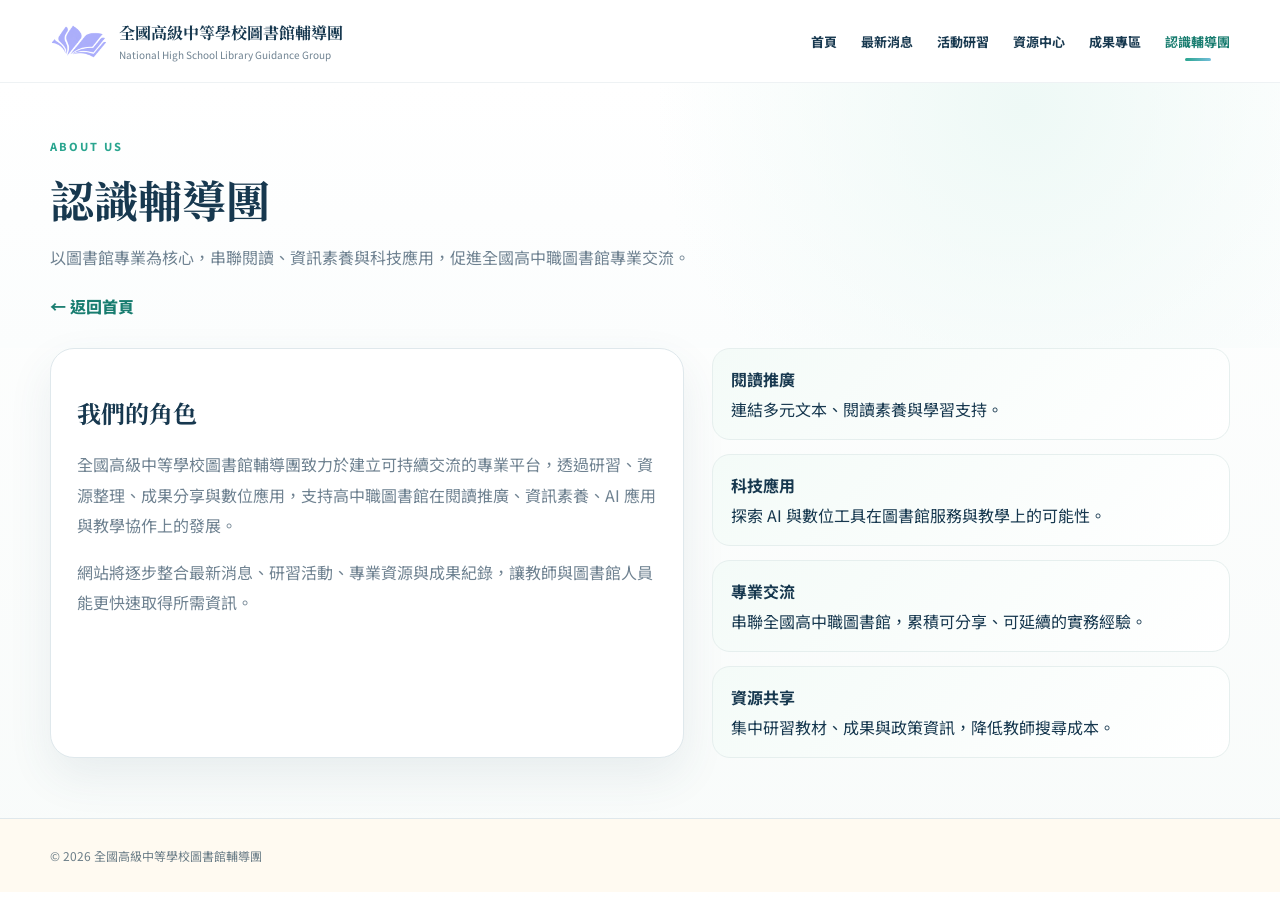
<file: about.html>
<!doctype html><html lang="zh-Hant"><head><meta charset="utf-8"><meta name="viewport" content="width=device-width,initial-scale=1"><title>認識輔導團｜全國高級中等學校圖書館輔導團</title><link rel="icon" type="image/png" href="images/logo.png?v=20260908"><link rel="apple-touch-icon" href="images/logo.png?v=20260908"><link rel="preconnect" href="https://fonts.googleapis.com"><link rel="preconnect" href="https://fonts.gstatic.com" crossorigin><link href="https://fonts.googleapis.com/css2?family=Noto+Sans+TC:wght@400;500;600;700&family=Noto+Serif+TC:wght@600;700&display=swap" rel="stylesheet"><link rel="stylesheet" href="inner.css"></head><body><header class="inner-header"><div class="inner-wrap inner-nav"><a class="inner-brand" href="index.html"><span class="inner-brand-mark"><img src="images/logo.png?v=20260908" alt="全國高級中等學校圖書館輔導團 Logo"></span><span><strong>全國高級中等學校圖書館輔導團</strong><small>National High School Library Guidance Group</small></span></a><nav class="inner-links"><a href="index.html">首頁</a><a href="news.html">最新消息</a><a href="events.html">活動研習</a><a href="resources.html">資源中心</a><a href="outcomes.html">成果專區</a><a class="active" href="about.html">認識輔導團</a></nav></div></header><main><section class="inner-hero"><div class="inner-wrap"><p class="eyebrow">ABOUT US</p><h1>認識輔導團</h1><p>以圖書館專業為核心，串聯閱讀、資訊素養與科技應用，促進全國高中職圖書館專業交流。</p><a class="back-home" href="index.html">← 返回首頁</a></div></section><div class="inner-wrap about-layout"><article class="about-card"><h2>我們的角色</h2><p>全國高級中等學校圖書館輔導團致力於建立可持續交流的專業平台，透過研習、資源整理、成果分享與數位應用，支持高中職圖書館在閱讀推廣、資訊素養、AI 應用與教學協作上的發展。</p><p>網站將逐步整合最新消息、研習活動、專業資源與成果紀錄，讓教師與圖書館人員能更快速取得所需資訊。</p></article><div class="principles"><div class="principle"><b>閱讀推廣</b><span>連結多元文本、閱讀素養與學習支持。</span></div><div class="principle"><b>科技應用</b><span>探索 AI 與數位工具在圖書館服務與教學上的可能性。</span></div><div class="principle"><b>專業交流</b><span>串聯全國高中職圖書館，累積可分享、可延續的實務經驗。</span></div><div class="principle"><b>資源共享</b><span>集中研習教材、成果與政策資訊，降低教師搜尋成本。</span></div></div></div></main><footer class="inner-footer"><div class="inner-wrap">© 2026 全國高級中等學校圖書館輔導團</div></footer></body></html>
</file>
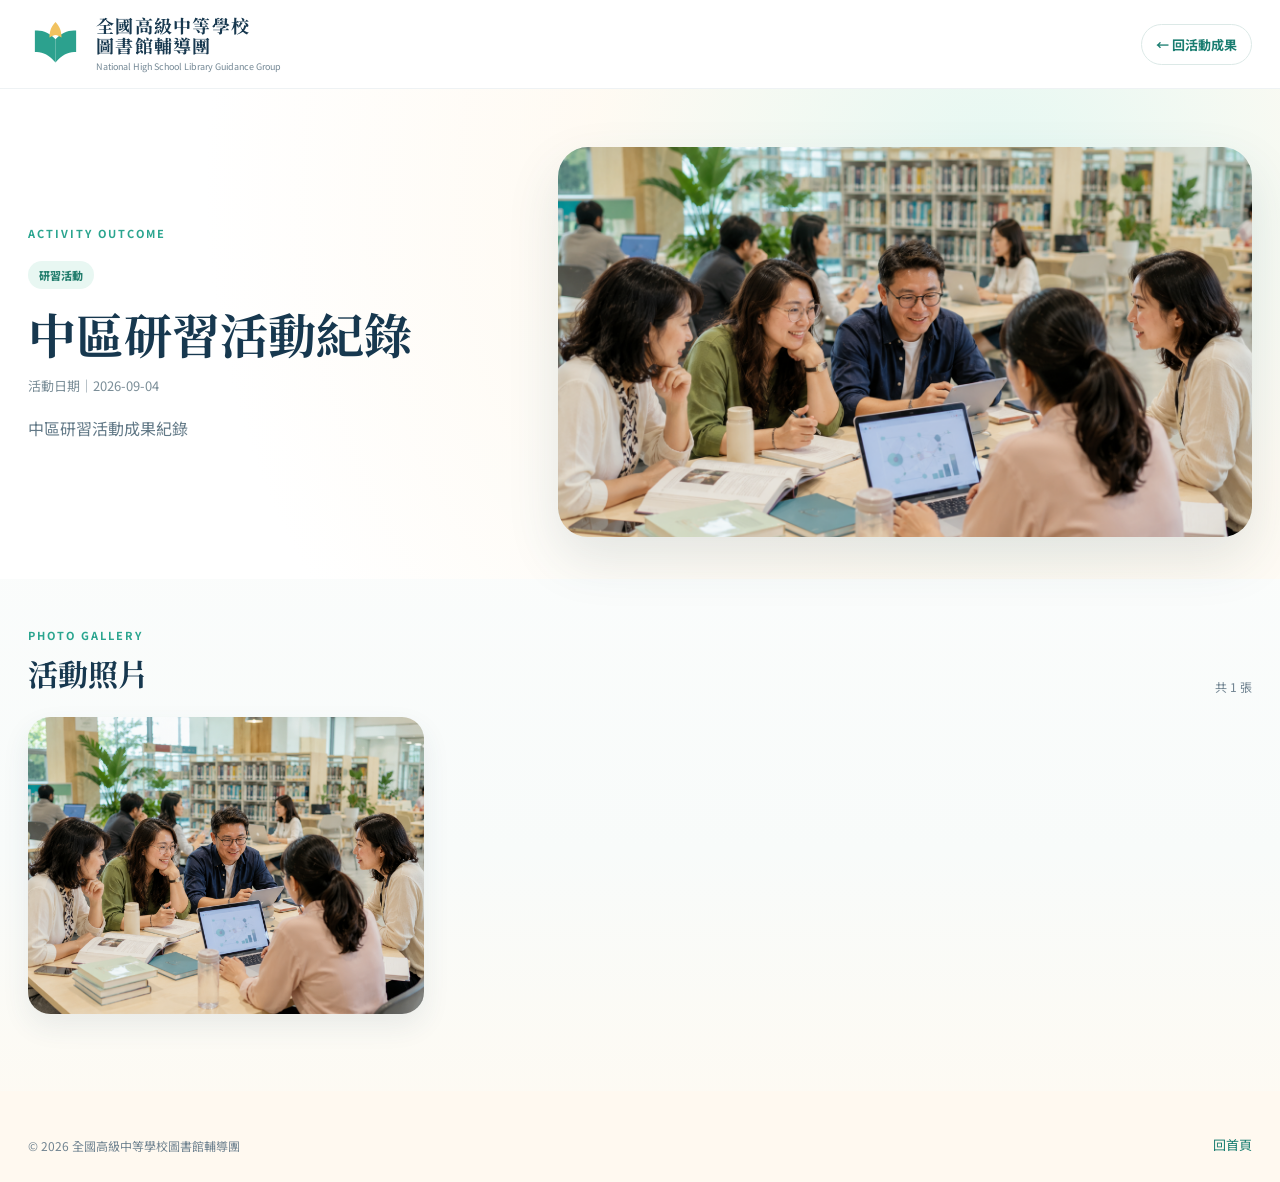
<file: outcome.html>
<!doctype html><html lang="zh-Hant"><head><meta charset="utf-8"><meta name="viewport" content="width=device-width,initial-scale=1"><meta name="description" content="全國高級中等學校圖書館輔導團活動成果"><title>活動成果｜全國高級中等學校圖書館輔導團</title><link rel="preconnect" href="https://fonts.googleapis.com"><link rel="preconnect" href="https://fonts.gstatic.com" crossorigin><link href="https://fonts.googleapis.com/css2?family=Noto+Sans+TC:wght@400;500;600;700&family=Noto+Serif+TC:wght@600;700&display=swap" rel="stylesheet"><link rel="stylesheet" href="styles.css"><link rel="stylesheet" href="outcome.css"></head><body><header class="site-header"><div class="container outcome-nav"><a class="brand" href="index.html" aria-label="回首頁"><span class="brand-mark" aria-hidden="true"><svg viewBox="0 0 64 64"><path d="M32 54C24 45 16 41 8 42V17c9-1 17 3 24 10V54Z"/><path d="M32 54c8-9 16-13 24-12V17c-9-1-17 3-24 10V54Z"/><path class="gold" d="M32 7c5 5 7 11 7 18-3-2-5-3-7-3s-4 1-7 3c0-7 2-13 7-18Z"/></svg></span><span class="brand-text"><strong>全國高級中等學校<br>圖書館輔導團</strong><small>National High School Library Guidance Group</small></span></a><a class="back-home" href="index.html#outcomes">← 回活動成果</a></div></header><main><section class="outcome-hero"><div class="container outcome-hero-grid"><div><p class="eyebrow">ACTIVITY OUTCOME</p><span id="outcomeCategory" class="outcome-chip">活動成果</span><h1 id="outcomeTitle">活動成果</h1><p id="outcomeMeta" class="outcome-meta"></p><p id="outcomeDesc" class="outcome-desc">活動內容載入中…</p></div><div class="outcome-cover"><img id="outcomeCover" alt="活動成果封面"></div></div></section><section class="outcome-content"><div class="container"><div class="outcome-section-head"><div><p class="eyebrow">PHOTO GALLERY</p><h2>活動照片</h2></div><span id="photoCount"></span></div><div id="photoGallery" class="outcome-gallery"></div><div id="emptyOutcome" class="outcome-empty" hidden>找不到這筆活動成果，請返回首頁重新選擇。</div></div></section></main><footer class="footer"><div class="container outcome-footer"><span>© 2026 全國高級中等學校圖書館輔導團</span><a href="index.html">回首頁</a></div></footer><script src="outcome.js"></script></body></html>
</file>
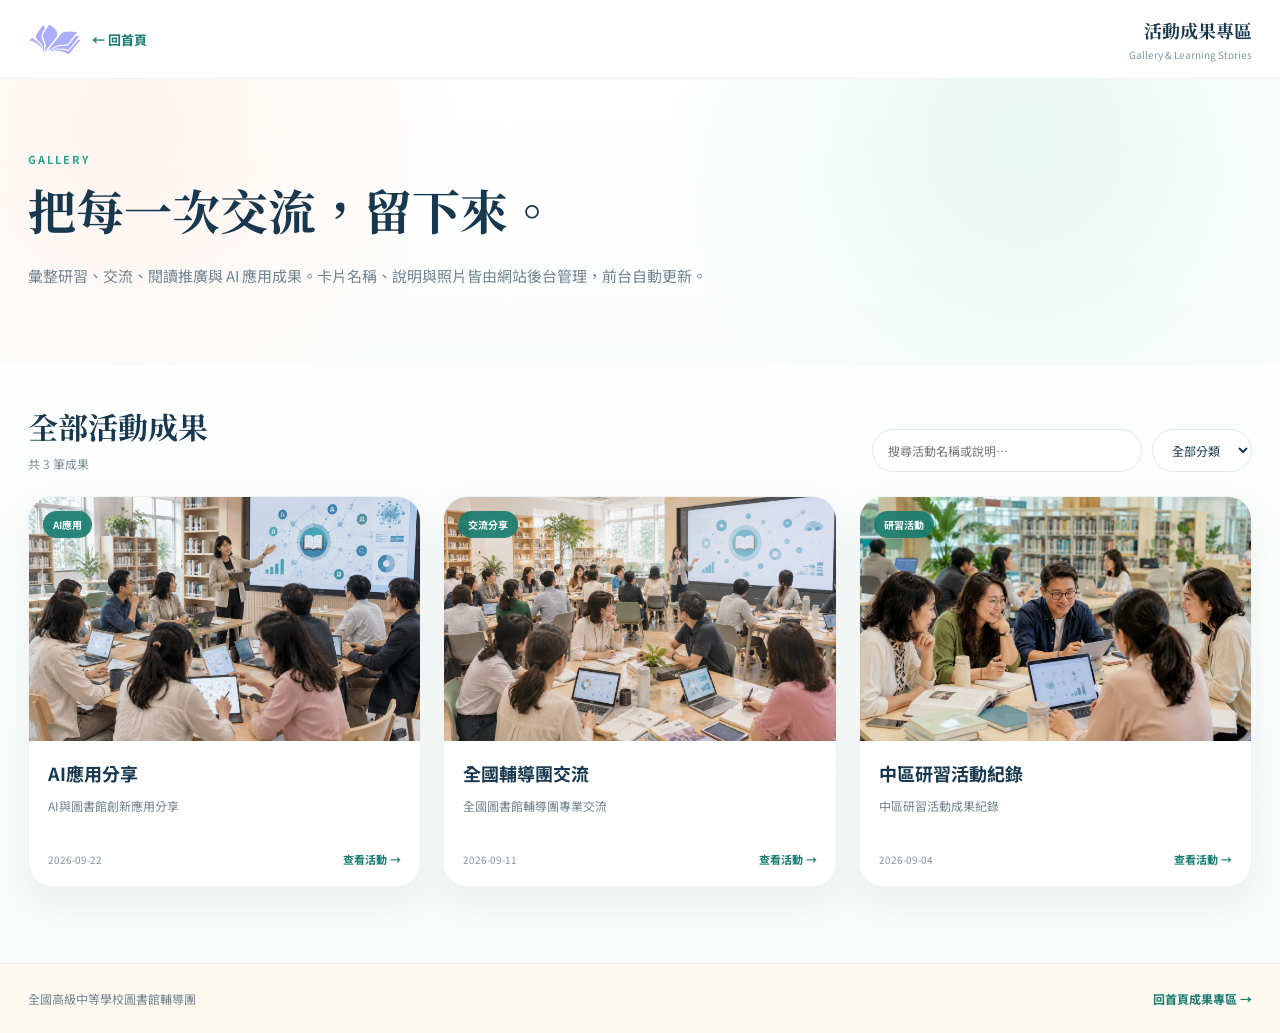
<file: outcomes.html>
<!doctype html>
<html lang="zh-Hant">
<head>
  <meta charset="utf-8">
  <meta name="viewport" content="width=device-width,initial-scale=1">
  <meta name="description" content="全國高級中等學校圖書館輔導團活動成果專區">
  <title>活動成果｜全國高級中等學校圖書館輔導團</title>
  <link rel="icon" type="image/png" href="images/logo.png?v=20260908">
  <link rel="apple-touch-icon" href="images/logo.png?v=20260908">
  <link rel="preconnect" href="https://fonts.googleapis.com">
  <link rel="preconnect" href="https://fonts.gstatic.com" crossorigin>
  <link href="https://fonts.googleapis.com/css2?family=Noto+Sans+TC:wght@400;500;600;700&family=Noto+Serif+TC:wght@600;700&display=swap" rel="stylesheet">
  <link rel="stylesheet" href="styles.css">
  <link rel="stylesheet" href="outcomes.css">
</head>
<body>
<header class="outcomes-header"><div class="container outcomes-nav"><a href="index.html" class="outcomes-brand" style="display:flex;align-items:center;gap:10px"><img src="images/logo.png?v=20260908" alt="全國高級中等學校圖書館輔導團 Logo" style="width:54px;height:44px;object-fit:contain;display:block"><span>← 回首頁</span></a><div><strong>活動成果專區</strong><small>Gallery & Learning Stories</small></div></div></header>
<main>
  <section class="outcomes-hero"><div class="container"><p class="eyebrow">GALLERY</p><h1>把每一次交流，留下來。</h1><p>彙整研習、交流、閱讀推廣與 AI 應用成果。卡片名稱、說明與照片皆由網站後台管理，前台自動更新。</p></div></section>
  <section class="outcomes-main"><div class="container">
    <div class="outcomes-toolbar"><div><h2>全部活動成果</h2><p id="resultCount">載入中…</p></div><div class="outcomes-tools"><input id="outcomeSearch" type="search" placeholder="搜尋活動名稱或說明…"><select id="outcomeCategory"><option value="all">全部分類</option></select></div></div>
    <div id="outcomesGrid" class="outcomes-grid"></div>
    <div id="outcomesEmpty" class="outcomes-empty" hidden><b>找不到符合條件的活動成果</b><span>可以更換搜尋文字或分類。</span></div>
  </div></section>
</main>
<footer class="outcomes-footer"><div class="container"><span>全國高級中等學校圖書館輔導團</span><a href="index.html#outcomes">回首頁成果專區 →</a></div></footer>
<script src="outcomes.js"></script>
</body>
</html>
</file>
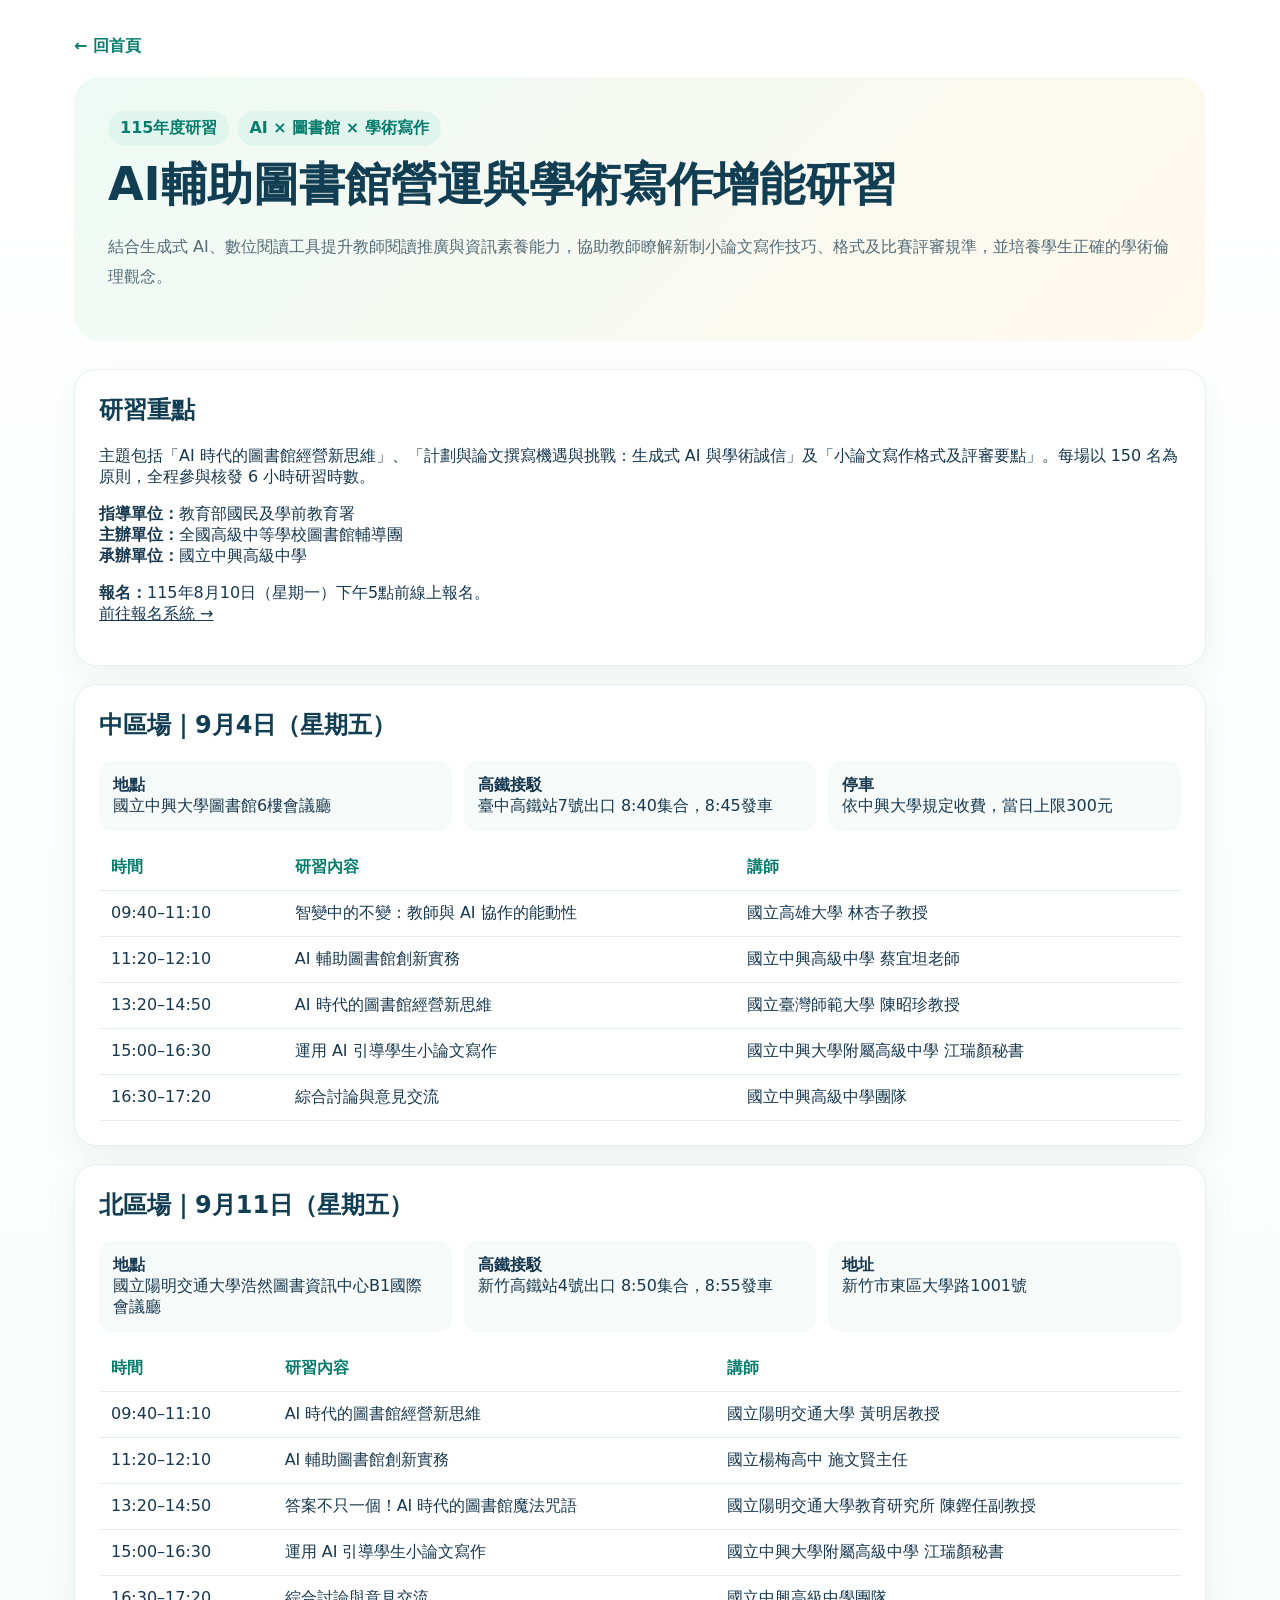
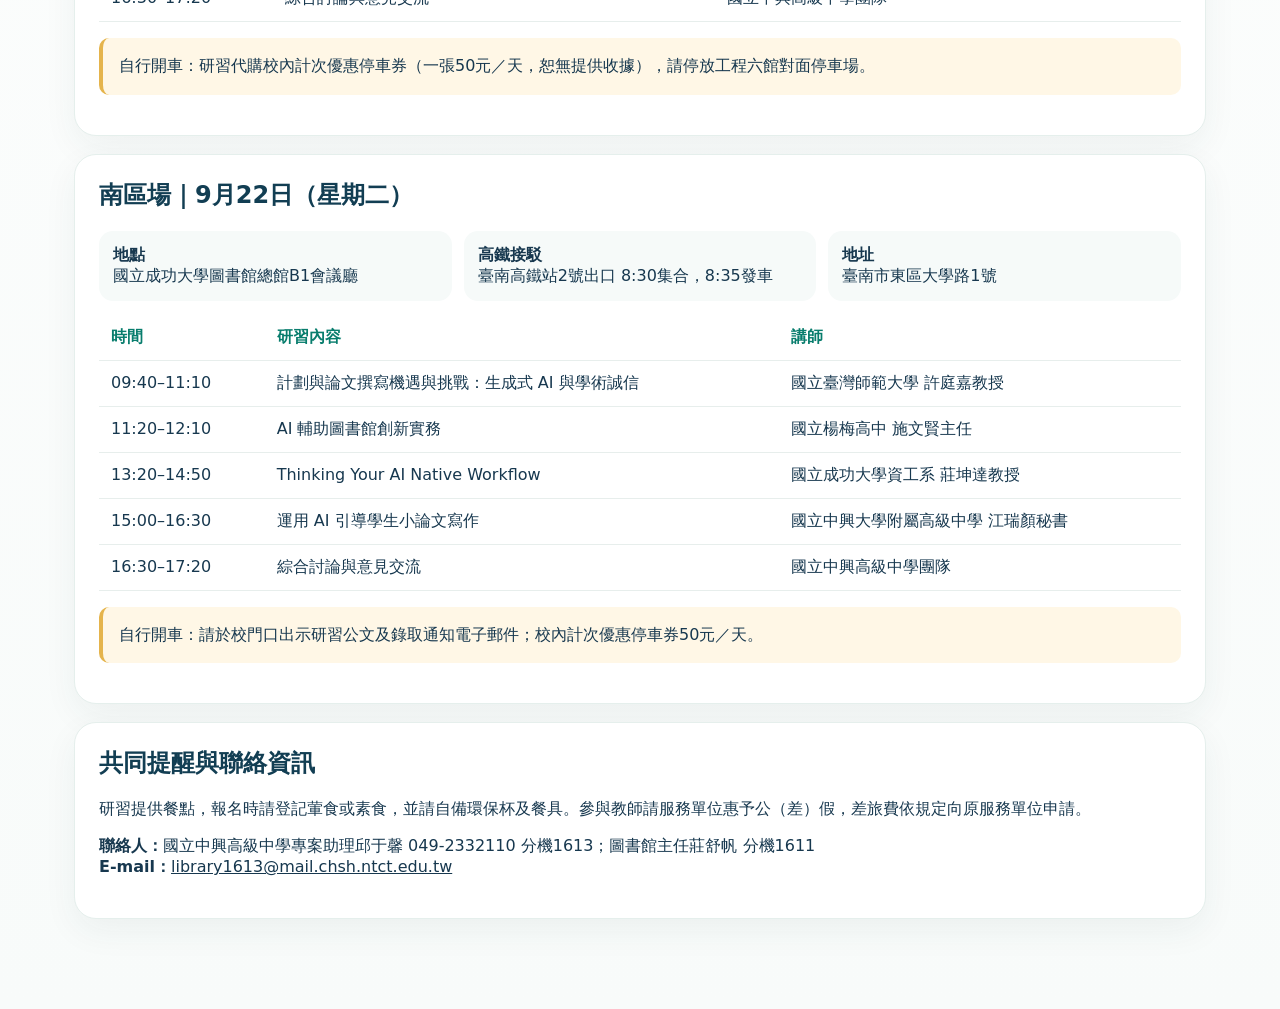
<file: workshop-115.html>
<!doctype html>
<html lang="zh-Hant">
<head>
<meta charset="utf-8"><meta name="viewport" content="width=device-width,initial-scale=1">
<title>115年度 AI輔助圖書館營運與學術寫作增能研習｜全國高級中等學校圖書館輔導團</title>
<meta name="description" content="115年度全國高級中等學校圖書館輔導團 AI輔助圖書館營運與學術寫作增能研習，含北中南三區日期、地點、課程及交通資訊。">
<link rel="stylesheet" href="inner.css">
<style>
.workshop-wrap{max-width:1180px;margin:auto;padding:36px 24px 72px}.workshop-hero{padding:34px;border-radius:26px;background:linear-gradient(135deg,#eefaf6,#fff9ed);margin-bottom:28px}.workshop-hero h1{margin:8px 0 12px;color:#123e53;font-size:clamp(28px,4vw,46px)}.workshop-hero p{line-height:1.85;color:#536b76}.chips{display:flex;gap:8px;flex-wrap:wrap}.chip{padding:7px 12px;border-radius:999px;background:#e0f5ee;color:#087d6d;font-weight:700}.info-card{background:#fff;border:1px solid #e5efec;border-radius:22px;padding:24px;margin:18px 0;box-shadow:0 12px 34px rgba(31,76,76,.06)}.info-card h2{color:#123e53;margin-top:0}.session{scroll-margin-top:20px}.meta{display:grid;grid-template-columns:repeat(3,1fr);gap:12px;margin:14px 0}.meta div{background:#f6faf9;border-radius:14px;padding:14px}.schedule{width:100%;border-collapse:collapse}.schedule th,.schedule td{padding:12px;border-bottom:1px solid #e7eeec;text-align:left;vertical-align:top}.schedule th{color:#087d6d}.notice{background:#fff7e6;border-left:4px solid #e5b44c;padding:14px 16px;border-radius:10px;line-height:1.8}.back{display:inline-block;margin-bottom:20px;color:#087d6d;text-decoration:none;font-weight:700}@media(max-width:760px){.meta{grid-template-columns:1fr}.schedule{font-size:14px}.workshop-wrap{padding:22px 14px 50px}}
</style>
</head>
<body>
<main class="workshop-wrap">
<a class="back" href="index.html">← 回首頁</a>
<section class="workshop-hero"><div class="chips"><span class="chip">115年度研習</span><span class="chip">AI × 圖書館 × 學術寫作</span></div><h1>AI輔助圖書館營運與學術寫作增能研習</h1><p>結合生成式 AI、數位閱讀工具提升教師閱讀推廣與資訊素養能力，協助教師瞭解新制小論文寫作技巧、格式及比賽評審規準，並培養學生正確的學術倫理觀念。</p></section>
<section class="info-card"><h2>研習重點</h2><p>主題包括「AI 時代的圖書館經營新思維」、「計劃與論文撰寫機遇與挑戰：生成式 AI 與學術誠信」及「小論文寫作格式及評審要點」。每場以 150 名為原則，全程參與核發 6 小時研習時數。</p><p><b>指導單位：</b>教育部國民及學前教育署<br><b>主辦單位：</b>全國高級中等學校圖書館輔導團<br><b>承辦單位：</b>國立中興高級中學</p><p><b>報名：</b>115年8月10日（星期一）下午5點前線上報名。<br><a href="https://used-plat.k12ea.gov.tw/campaign/filler/29/libworkshop115" target="_blank" rel="noopener">前往報名系統 →</a></p></section>
<section class="info-card session" id="central"><h2>中區場｜9月4日（星期五）</h2><div class="meta"><div><b>地點</b><br>國立中興大學圖書館6樓會議廳</div><div><b>高鐵接駁</b><br>臺中高鐵站7號出口 8:40集合，8:45發車</div><div><b>停車</b><br>依中興大學規定收費，當日上限300元</div></div><table class="schedule"><tr><th>時間</th><th>研習內容</th><th>講師</th></tr><tr><td>09:40–11:10</td><td>智變中的不變：教師與 AI 協作的能動性</td><td>國立高雄大學 林杏子教授</td></tr><tr><td>11:20–12:10</td><td>AI 輔助圖書館創新實務</td><td>國立中興高級中學 蔡宜坦老師</td></tr><tr><td>13:20–14:50</td><td>AI 時代的圖書館經營新思維</td><td>國立臺灣師範大學 陳昭珍教授</td></tr><tr><td>15:00–16:30</td><td>運用 AI 引導學生小論文寫作</td><td>國立中興大學附屬高級中學 江瑞顏秘書</td></tr><tr><td>16:30–17:20</td><td>綜合討論與意見交流</td><td>國立中興高級中學團隊</td></tr></table></section>
<section class="info-card session" id="north"><h2>北區場｜9月11日（星期五）</h2><div class="meta"><div><b>地點</b><br>國立陽明交通大學浩然圖書資訊中心B1國際會議廳</div><div><b>高鐵接駁</b><br>新竹高鐵站4號出口 8:50集合，8:55發車</div><div><b>地址</b><br>新竹市東區大學路1001號</div></div><table class="schedule"><tr><th>時間</th><th>研習內容</th><th>講師</th></tr><tr><td>09:40–11:10</td><td>AI 時代的圖書館經營新思維</td><td>國立陽明交通大學 黃明居教授</td></tr><tr><td>11:20–12:10</td><td>AI 輔助圖書館創新實務</td><td>國立楊梅高中 施文賢主任</td></tr><tr><td>13:20–14:50</td><td>答案不只一個！AI 時代的圖書館魔法咒語</td><td>國立陽明交通大學教育研究所 陳鏗任副教授</td></tr><tr><td>15:00–16:30</td><td>運用 AI 引導學生小論文寫作</td><td>國立中興大學附屬高級中學 江瑞顏秘書</td></tr><tr><td>16:30–17:20</td><td>綜合討論與意見交流</td><td>國立中興高級中學團隊</td></tr></table><p class="notice">自行開車：研習代購校內計次優惠停車券（一張50元／天，恕無提供收據），請停放工程六館對面停車場。</p></section>
<section class="info-card session" id="south"><h2>南區場｜9月22日（星期二）</h2><div class="meta"><div><b>地點</b><br>國立成功大學圖書館總館B1會議廳</div><div><b>高鐵接駁</b><br>臺南高鐵站2號出口 8:30集合，8:35發車</div><div><b>地址</b><br>臺南市東區大學路1號</div></div><table class="schedule"><tr><th>時間</th><th>研習內容</th><th>講師</th></tr><tr><td>09:40–11:10</td><td>計劃與論文撰寫機遇與挑戰：生成式 AI 與學術誠信</td><td>國立臺灣師範大學 許庭嘉教授</td></tr><tr><td>11:20–12:10</td><td>AI 輔助圖書館創新實務</td><td>國立楊梅高中 施文賢主任</td></tr><tr><td>13:20–14:50</td><td>Thinking Your AI Native Workflow</td><td>國立成功大學資工系 莊坤達教授</td></tr><tr><td>15:00–16:30</td><td>運用 AI 引導學生小論文寫作</td><td>國立中興大學附屬高級中學 江瑞顏秘書</td></tr><tr><td>16:30–17:20</td><td>綜合討論與意見交流</td><td>國立中興高級中學團隊</td></tr></table><p class="notice">自行開車：請於校門口出示研習公文及錄取通知電子郵件；校內計次優惠停車券50元／天。</p></section>
<section class="info-card"><h2>共同提醒與聯絡資訊</h2><p>研習提供餐點，報名時請登記葷食或素食，並請自備環保杯及餐具。參與教師請服務單位惠予公（差）假，差旅費依規定向原服務單位申請。</p><p><b>聯絡人：</b>國立中興高級中學專案助理邱于馨 049-2332110 分機1613；圖書館主任莊舒帆 分機1611<br><b>E-mail：</b><a href="mailto:library1613@mail.chsh.ntct.edu.tw">library1613@mail.chsh.ntct.edu.tw</a></p></section>
</main>
</body></html>
</file>
<file: inner.css>
:root{--ink:#17384f;--muted:#6f8291;--teal:#2aa58f;--teal-dark:#197d70;--blue:#4d9fd6;--paper:#fff;--line:#dfe8ec;--bg:#f7fbfa;--shadow:0 18px 45px rgba(53,90,108,.09)}*{box-sizing:border-box}body{margin:0;font-family:"Noto Sans TC",system-ui,sans-serif;color:var(--ink);background:linear-gradient(180deg,#fff,#f8fbfa)}a{color:inherit}.inner-wrap{width:min(1180px,calc(100% - 40px));margin:auto}.inner-header{position:sticky;top:0;z-index:20;background:rgba(255,255,255,.96);backdrop-filter:blur(14px);border-bottom:1px solid rgba(37,91,111,.08)}.inner-nav{height:82px;display:flex;align-items:center;gap:22px}.inner-brand{display:flex;align-items:center;gap:11px;text-decoration:none;margin-right:auto}.inner-brand-mark{width:58px;height:48px;display:flex;align-items:center;justify-content:center;flex:0 0 auto}.inner-brand-mark img{display:block;width:100%;height:100%;object-fit:contain}.inner-brand strong{display:block;font-family:"Noto Serif TC",serif}.inner-brand small{display:block;color:var(--muted);font-size:10px;margin-top:3px}.inner-links{display:flex;gap:24px}.inner-links a{text-decoration:none;font-size:13px;font-weight:700;padding:30px 0;position:relative}.inner-links a.active{color:var(--teal-dark)}.inner-links a.active:after{content:"";position:absolute;left:50%;bottom:20px;width:26px;height:3px;border-radius:99px;background:linear-gradient(90deg,var(--teal),#74bedb);transform:translateX(-50%)}.inner-hero{padding:54px 0 30px;background:radial-gradient(circle at 80% 10%,#eef9f6,transparent 35%),linear-gradient(180deg,#fff,#fbfdfd)}.inner-hero .eyebrow{font-size:11px;letter-spacing:.18em;color:var(--teal);font-weight:800;margin:0 0 10px}.inner-hero h1{font-family:"Noto Serif TC",serif;font-size:44px;margin:0 0 12px}.inner-hero p{margin:0;color:var(--muted);line-height:1.8}.toolbar{display:flex;gap:10px;flex-wrap:wrap;margin:26px 0}.toolbar input,.toolbar select{border:1px solid var(--line);background:#fff;border-radius:999px;padding:11px 15px;color:var(--ink)}.toolbar input{min-width:280px;flex:1}.content-grid{display:grid;grid-template-columns:repeat(3,1fr);gap:18px;padding-bottom:60px}.content-card{display:block;text-decoration:none;background:#fff;border:1px solid rgba(43,106,124,.08);border-radius:22px;padding:20px;box-shadow:var(--shadow);transition:.25s}.content-card:hover{transform:translateY(-4px);box-shadow:0 24px 52px rgba(53,90,108,.13)}.content-card .meta{font-size:11px;color:var(--teal-dark);font-weight:800}.content-card h2{font-size:19px;line-height:1.5;margin:8px 0}.content-card p{color:var(--muted);font-size:12px;line-height:1.75}.content-card .more{display:inline-block;margin-top:9px;color:var(--teal-dark);font-size:12px;font-weight:800}.event-image{height:170px;margin:-20px -20px 16px;border-radius:22px 22px 0 0;background-size:cover;background-position:center}.resource-icon{width:54px;height:54px;border-radius:17px;background:linear-gradient(135deg,#eefaf7,#eef7fd);display:grid;place-items:center;color:var(--teal-dark);font-weight:900;font-size:18px}.about-layout{display:grid;grid-template-columns:1.1fr .9fr;gap:28px;padding-bottom:60px}.about-card{background:#fff;border:1px solid var(--line);border-radius:24px;padding:26px;box-shadow:var(--shadow)}.about-card h2{font-family:"Noto Serif TC",serif}.about-card p{color:var(--muted);line-height:1.9}.principles{display:grid;gap:14px}.principle{padding:18px;border-radius:18px;background:linear-gradient(135deg,#f4fbf8,#fff);border:1px solid #e6efee}.principle b{display:block;margin-bottom:6px}.empty{grid-column:1/-1;text-align:center;padding:50px;color:var(--muted)}.inner-footer{padding:28px 0;border-top:1px solid var(--line);background:#fffaf1;color:#6c7e88;font-size:12px}.back-home{display:inline-flex;align-items:center;gap:7px;text-decoration:none;color:var(--teal-dark);font-weight:800;margin-top:22px}@media(max-width:900px){.inner-links{display:none}.content-grid{grid-template-columns:1fr 1fr}.about-layout{grid-template-columns:1fr}}@media(max-width:640px){.inner-wrap{width:min(100% - 26px,1180px)}.inner-nav{height:70px}.inner-brand-mark{width:50px;height:42px}.inner-brand small{display:none}.inner-hero{padding-top:38px}.inner-hero h1{font-size:34px}.content-grid{grid-template-columns:1fr}.toolbar input{min-width:100%}.event-image{height:190px}}
</file>
<file: styles.css>
:root{--ink:#17384f;--muted:#6f8291;--teal:#2aa58f;--teal-dark:#197d70;--blue:#4d9fd6;--coral:#ef7c7c;--yellow:#f2c96d;--mint:#eaf8f3;--sky:#edf7fd;--pink:#fff0f2;--lilac:#f3efff;--cream:#fffaf1;--paper:#ffffff;--line:#dfe8ec;--shadow:0 18px 45px rgba(53,90,108,.10)}*{box-sizing:border-box}html{scroll-behavior:smooth}body{margin:0;background:linear-gradient(180deg,#fff 0,#fbfdfc 68%,#f8fbfa 100%);color:var(--ink);font-family:"Noto Sans TC",system-ui,sans-serif}.container{width:min(1340px,calc(100% - 56px));margin:auto}.site-header{position:sticky;top:0;z-index:50;background:rgba(255,255,255,.94);backdrop-filter:blur(14px);border-bottom:1px solid rgba(37,91,111,.08)}.nav-wrap{height:92px;display:flex;align-items:center;gap:28px}.brand{display:flex;align-items:center;gap:13px;text-decoration:none;color:var(--ink);min-width:360px}.brand-mark{width:55px;height:55px}.brand-mark svg{width:100%;height:100%;fill:#2ca18e}.brand-mark .gold{fill:#f1c260}.brand-text{line-height:1.1}.brand-text strong{font-family:"Noto Serif TC",serif;font-size:18px;letter-spacing:.07em}.brand-text small{display:block;margin-top:6px;font-size:9px;color:#748895}.main-nav{display:flex;align-items:center;gap:30px;margin-left:auto}.main-nav a{text-decoration:none;color:var(--ink);font-size:14px;font-weight:600;white-space:nowrap;padding:34px 0 30px;border-bottom:3px solid transparent}.main-nav a:hover,.main-nav a.active{color:var(--teal-dark);border-color:var(--teal)}.icon-btn{font-size:27px;color:var(--ink);text-decoration:none;margin-left:5px}.menu-toggle{display:none;border:0;background:none;font-size:24px;color:var(--ink)}.hero{position:relative;overflow:hidden;background:radial-gradient(circle at 76% 35%,#effcf8 0,#fffaf2 34%,#fff 75%);padding:68px 0 36px}.hero-grid{display:grid;grid-template-columns:.93fr 1.07fr;align-items:center;min-height:500px;position:relative;z-index:2}.hero-kicker{font-size:24px;display:flex;align-items:center;gap:13px;margin:0 0 18px;font-weight:600}.hero-kicker b{font-weight:400;color:#7990a0}.hero-kicker .green{color:#199b86}.hero-kicker .blue{color:#348fd0}.hero-kicker .coral{color:#ee7278}.hero h1{font-family:"Noto Serif TC",serif;font-size:62px;line-height:1.15;letter-spacing:.03em;margin:0 0 24px;color:var(--ink);display:inline-block;position:relative}.hero h1:after{content:"";position:absolute;height:15px;left:0;right:0;bottom:3px;background:rgba(244,201,100,.42);border-radius:999px;z-index:-1}.lead{font-size:19px;line-height:1.9;color:#5e7380;margin:0}.hero-actions{display:flex;gap:16px;margin-top:32px}.btn{display:inline-flex;align-items:center;gap:14px;justify-content:center;padding:14px 25px;border-radius:999px;text-decoration:none;font-weight:600;transition:.25s}.btn.primary{background:linear-gradient(135deg,#31b49d,#178676);color:#fff;box-shadow:0 12px 28px rgba(39,157,137,.2)}.btn.ghost{color:var(--ink);border:1px solid #bfd1d9;background:rgba(255,255,255,.82)}.btn:hover{transform:translateY(-2px)}.pastel-shape{position:absolute;border-radius:50%;filter:blur(.2px);opacity:.65}.shape-a{width:310px;height:310px;background:#e7f7fb;right:-120px;top:-75px}.shape-b{width:220px;height:220px;background:#fff0f0;left:-110px;bottom:-80px}.hero-illustration{position:relative;height:470px}.book-stack{position:absolute;left:24%;right:14%;bottom:48px;height:235px}.book{position:absolute;left:0;right:0;height:48px;border-radius:16px 10px 10px 16px;box-shadow:0 10px 20px rgba(52,111,120,.07);border:1px solid rgba(64,126,130,.12)}.b1{bottom:0;background:#f8fdff;border-left:18px solid #59c3cf;transform:rotate(-2deg)}.b2{bottom:44px;background:#fff8ef;border-left:18px solid #f1c074;transform:rotate(2deg);left:4%;right:5%}.b3{bottom:88px;background:#fff4f4;border-left:18px solid #ef8d88;transform:rotate(-1deg);left:1%;right:2%}.b4{bottom:132px;background:#fffdf5;border-left:18px solid #6fcbb9;transform:rotate(2deg);left:8%;right:7%}.b5{bottom:176px;background:#34aaa1;border-left:18px solid #1d8179;left:10%;right:12%;height:58px}.book:after{content:"";position:absolute;left:28px;right:12px;top:50%;height:1px;background:rgba(66,113,124,.13);box-shadow:0 7px 0 rgba(66,113,124,.08),0 -7px 0 rgba(66,113,124,.08)}.bubble{position:absolute;width:78px;height:78px;border-radius:50%;border:2px solid rgba(55,177,166,.45);display:grid;place-items:center;background:rgba(255,255,255,.88);font-weight:700;color:#2ca18e;box-shadow:0 8px 22px rgba(66,120,130,.06)}.bulb{left:20%;top:48px;color:#e8b44d;font-size:28px}.ai{left:8%;top:175px;width:58px;height:58px;font-size:16px}.wifi{right:21%;top:56px;font-size:35px}.openbook{right:7%;top:145px;font-size:20px}.reader{position:absolute}.reader .head{position:absolute;width:46px;height:46px;border-radius:50%;background:#f1bb97;box-shadow:inset 0 7px 0 #5b3b33}.reader .body{position:absolute;border-radius:26px 26px 18px 18px}.reader .reading-book{position:absolute;width:52px;height:34px;background:linear-gradient(90deg,#eafbf7 50%,#fff 50%);border:2px solid #2b9d8e;border-radius:4px;transform:rotate(8deg)}.reader-top{left:55%;top:70px;width:110px;height:150px}.reader-top .head{left:34px;top:0}.reader-top .body{width:86px;height:88px;background:#4fa8aa;left:12px;top:42px}.reader-top .reading-book{left:43px;top:55px}.reader-side{right:6%;bottom:52px;width:120px;height:150px}.reader-side .head{left:30px;top:0}.reader-side .body{width:90px;height:88px;background:#f4c55a;left:8px;top:42px}.reader-side .reading-book{left:47px;top:60px}.ladder{position:absolute;left:62%;bottom:38px;width:8px;height:210px;background:#e6b87c;transform:rotate(5deg);box-shadow:48px 0 0 #e6b87c}.ladder:after{content:"";position:absolute;width:50px;height:5px;background:#e6b87c;left:3px;top:18px;box-shadow:0 30px 0 #e6b87c,0 60px 0 #e6b87c,0 90px 0 #e6b87c,0 120px 0 #e6b87c,0 150px 0 #e6b87c}.plant{position:absolute;bottom:35px;width:125px;height:150px}.plant-left{left:7%}.plant-right{right:0}.plant:before{content:"";position:absolute;left:56px;bottom:0;width:4px;height:120px;background:#8fc6a1;border-radius:99px}.plant i{position:absolute;width:48px;height:24px;background:#8fd2c7;border-radius:70% 10% 70% 10%;transform:rotate(-35deg)}.plant i:nth-child(1){left:16px;bottom:76px}.plant i:nth-child(2){left:58px;bottom:94px;transform:scaleX(-1) rotate(-35deg);background:#b5d99a}.plant i:nth-child(3){left:14px;bottom:30px;background:#72c7d4}.plant i:nth-child(4){left:63px;bottom:48px;transform:scaleX(-1) rotate(-35deg);background:#a6dca9}.quick-access{padding:2px 0 20px}.quick-grid{display:grid;grid-template-columns:1fr 1fr;gap:18px}.quick-card{display:flex;gap:20px;align-items:center;padding:22px 28px;text-decoration:none;color:var(--ink);border-radius:22px;border:1px solid rgba(48,112,126,.08);box-shadow:var(--shadow);transition:.25s}.quick-card.mint{background:linear-gradient(135deg,#f2fcf8,#fff)}.quick-card.sky{background:linear-gradient(135deg,#f1f9fe,#fff)}.quick-card:hover{transform:translateY(-3px)}.quick-card h2{margin:0 0 5px;font-size:19px}.quick-card p{margin:0 0 7px;color:var(--muted);font-size:13px}.quick-card span{color:var(--teal-dark);font-weight:700;font-size:13px}.quick-icon{width:58px;height:58px;border-radius:18px;background:rgba(66,186,165,.12);color:var(--teal-dark);display:grid;place-items:center;font-size:24px;flex:0 0 auto}.section{padding:34px 0 10px}.section.compact{padding-top:24px}.split-layout{display:grid;grid-template-columns:.93fr 1.07fr;gap:22px}.panel{background:#fff;border:1px solid rgba(43,106,124,.08);border-radius:24px;box-shadow:var(--shadow);padding:26px}.section-head{display:flex;justify-content:space-between;align-items:flex-end;margin-bottom:18px}.section-head h2{font-size:27px;margin:0;color:var(--ink)}.section-head a{font-size:13px;color:var(--teal-dark);text-decoration:none;font-weight:700}.eyebrow{font-size:11px;letter-spacing:.18em;color:var(--teal);font-weight:700;margin:0 0 8px}.news-tools{display:grid;gap:12px}.search-box{height:44px;border:1px solid var(--line);border-radius:999px;display:flex;align-items:center;gap:10px;padding:0 16px;background:#fbfdfd}.search-box input{width:100%;border:0;outline:0;background:transparent;font:inherit;color:var(--ink)}.filters{display:flex;flex-wrap:wrap;gap:7px}.filters button{border:1px solid #dce7e9;background:#fff;color:#657b87;border-radius:999px;padding:7px 13px;font-size:12px;cursor:pointer}.filters button.is-active{background:#35ad98;color:#fff;border-color:#35ad98}.news-list{margin-top:12px}.news-item{display:grid;grid-template-columns:92px 1fr 20px;gap:14px;padding:15px 4px;border-bottom:1px solid #edf2f3;align-items:center;text-decoration:none;color:inherit}.news-item:hover h3{color:var(--teal-dark)}.news-date{font-size:12px;color:#81919c}.news-item h3{margin:3px 0 5px;font-size:15px;line-height:1.45}.news-item p{margin:0;color:#82919b;font-size:12px}.tag{display:inline-block;border-radius:999px;padding:4px 9px;font-size:11px;background:#e6f6ea;color:#438261}.tag.important{background:#ffe8e7;color:#d05d5a}.tag.ai{background:#ede9ff;color:#6652a2}.tag.paper{background:#e6f3fb;color:#3f7da0}.arrow{color:var(--teal);font-size:20px}.empty-state{padding:28px;text-align:center;color:var(--muted)}.event-grid{display:grid;grid-template-columns:repeat(3,1fr);gap:15px}.event-card{border:1px solid #e5edef;border-radius:20px;overflow:hidden;background:#fff;text-decoration:none;color:inherit;box-shadow:0 10px 24px rgba(57,91,105,.07);transition:.25s}.event-card:hover{transform:translateY(-4px);box-shadow:0 16px 32px rgba(57,91,105,.12)}.event-cover{height:150px;position:relative;overflow:hidden;background:linear-gradient(135deg,#dff6e8,#c9eddd)}.event-cover:before{content:"";position:absolute;width:160px;height:160px;border-radius:50%;background:rgba(255,255,255,.36);right:-45px;top:-50px}.event-cover:after{content:"";position:absolute;left:15px;right:15px;bottom:18px;height:62px;border-radius:16px;background:linear-gradient(180deg,rgba(255,255,255,.82),rgba(245,255,250,.72));border:1px solid rgba(62,145,128,.12);box-shadow:inset 0 -13px 0 rgba(77,178,153,.08)}.event-cover.south{background:linear-gradient(135deg,#fff2c9,#ffe2a7)}.event-cover.north{background:linear-gradient(135deg,#ffe8ec,#ffd5d9)}.region{position:absolute;z-index:2;top:12px;left:12px;background:#2fa68f;color:#fff;border-radius:999px;padding:5px 11px;font-size:11px}.south .region{background:#e1a12b}.north .region{background:#e7727e}.event-body{padding:15px}.date-big{display:flex;align-items:end;gap:7px;margin-bottom:7px}.date-big b{font-size:35px;color:var(--ink);line-height:1}.date-big span{font-size:11px;color:#758895}.event-body h3{font-size:14px;line-height:1.5;min-height:44px;margin:9px 0}.event-body p{font-size:11px;color:#788b96;line-height:1.5;min-height:34px}.mini-btn{display:block;text-align:center;border:1px solid #9dd9cf;border-radius:999px;padding:8px;color:var(--teal-dark);font-size:11px;font-weight:700}.event-card:nth-child(2) .mini-btn{border-color:#efc56c;color:#d69524}.event-card:nth-child(3) .mini-btn{border-color:#f2aeb5;color:#dc6f78}.feature-strip{display:grid;grid-template-columns:repeat(5,1fr);gap:14px}.feature-card{min-height:118px;border-radius:20px;padding:18px;display:grid;grid-template-columns:58px 1fr auto;align-items:center;gap:12px;text-decoration:none;color:var(--ink);transition:.25s;border:1px solid rgba(44,103,122,.05)}.feature-card:hover{transform:translateY(-3px)}.f-mint{background:#eefaf7}.f-pink{background:#fff0f3}.f-lilac{background:#f3f0ff}.f-yellow{background:#fff7e5}.f-blue{background:#eef9fb}.feature-icon{width:52px;height:52px;border-radius:16px;background:rgba(255,255,255,.74);display:grid;place-items:center;font-weight:700;color:#348d80}.feature-card h3{margin:0 0 5px;font-size:15px}.feature-card p{margin:0;color:#72848e;font-size:11px;line-height:1.6}.feature-card b{font-size:17px;color:#4b9290}.outcomes{padding-top:28px}.standalone{margin-bottom:14px}.gallery{display:grid;grid-template-columns:repeat(3,1fr);gap:18px}.gallery figure{margin:0}.photo{height:180px;border-radius:20px;background-size:cover;position:relative;overflow:hidden;display:flex;align-items:flex-end;padding:18px}.photo span{background:rgba(255,255,255,.84);padding:7px 12px;border-radius:999px;font-size:12px;font-weight:700}.p1{background:linear-gradient(135deg,#d8f2e9,#a7d9c9)}.p2{background:linear-gradient(135deg,#f8e7d3,#f1c89f)}.p3{background:linear-gradient(135deg,#e4e8ff,#bfc9f2)}.gallery figcaption{font-size:13px;margin-top:9px;color:#607783}.about{margin-top:50px;background:linear-gradient(135deg,#f2fbf8,#f9f5ff);padding:58px 0}.about-grid{display:grid;grid-template-columns:1fr 1.15fr;gap:60px;align-items:center}.about h2{font-family:"Noto Serif TC",serif;font-size:34px;margin:0 0 14px}.about p{line-height:1.9;color:#637783}.text-link{color:var(--teal-dark);text-decoration:none;font-weight:700}.about-stats{display:grid;grid-template-columns:repeat(3,1fr);gap:14px}.about-stats div{border:1px solid rgba(43,133,119,.1);border-radius:20px;padding:22px;background:rgba(255,255,255,.72);box-shadow:0 10px 28px rgba(67,112,122,.06)}.about-stats b{display:block;font-family:"Noto Serif TC",serif;font-size:21px;margin-bottom:8px}.about-stats span{font-size:12px;color:#758791}.footer{background:#fff9f0;padding:42px 0 24px}.footer-grid{display:grid;grid-template-columns:1.3fr 1fr 1.15fr 1fr;gap:36px}.footer h3,.footer h4{color:var(--ink);margin-top:0}.footer p,.footer a{display:block;color:#72818a;text-decoration:none;font-size:13px;line-height:1.9}.footer a:hover{color:var(--teal-dark)}.hidden{display:none!important}@media(max-width:1100px){.main-nav{display:none;position:absolute;top:92px;left:0;right:0;background:#fff;padding:18px 30px;flex-direction:column;align-items:flex-start;box-shadow:var(--shadow)}.main-nav.open{display:flex}.main-nav a{padding:8px 0}.menu-toggle{display:block;margin-left:auto}.icon-btn{display:none}.brand{min-width:auto}.hero h1{font-size:50px}.split-layout{grid-template-columns:1fr}.feature-strip{grid-template-columns:repeat(2,1fr)}}@media(max-width:760px){.container{width:min(100% - 24px,1340px)}.nav-wrap{height:74px}.brand-text small{display:none}.brand-text strong{font-size:14px}.brand-mark{width:42px;height:42px}.main-nav{top:74px}.hero{padding-top:44px}.hero-grid{grid-template-columns:1fr;min-height:auto}.hero h1{font-size:42px}.hero-kicker{font-size:19px}.lead{font-size:16px}.hero-illustration{height:360px;margin-top:20px}.quick-grid,.feature-strip,.event-grid,.gallery,.about-grid,.footer-grid{grid-template-columns:1fr}.quick-card{padding:20px}.about-stats{grid-template-columns:1fr}.news-item{grid-template-columns:72px 1fr 16px}.reader-side{right:0}.book-stack{left:15%;right:12%}.plant-left{left:0}.bubble.openbook{right:0}.bubble.wifi{right:16%}}
</file>
<file: outcome.css>
body{background:linear-gradient(180deg,#fff,#f8fbfa 72%,#fffaf1)}.outcome-nav{height:88px;display:flex;align-items:center;justify-content:space-between;gap:20px}.back-home{display:inline-flex;align-items:center;gap:8px;text-decoration:none;color:#197d70;font-weight:700;font-size:13px;padding:10px 14px;border:1px solid #dce9e7;border-radius:999px;background:#fff}.outcome-hero{padding:58px 0 42px;background:radial-gradient(circle at 78% 20%,rgba(226,247,241,.9),rgba(255,249,239,.76) 38%,#fff 74%)}.outcome-hero-grid{display:grid;grid-template-columns:.82fr 1.18fr;gap:48px;align-items:center}.outcome-chip{display:inline-flex;margin-top:12px;padding:6px 11px;border-radius:999px;background:#e8f7f2;color:#237e6e;font-size:11px;font-weight:800}.outcome-hero h1{font-family:"Noto Serif TC",serif;font-size:48px;line-height:1.25;margin:15px 0 12px;color:#17384f}.outcome-meta{color:#7b8e98;font-size:13px;margin:0 0 18px}.outcome-desc{color:#627987;font-size:16px;line-height:1.95;max-width:660px}.outcome-cover{border-radius:30px;overflow:hidden;box-shadow:0 22px 52px rgba(48,83,100,.13);background:#eef7f4;aspect-ratio:16/9}.outcome-cover img{width:100%;height:100%;object-fit:cover;display:block}.outcome-content{padding:48px 0 72px}.outcome-section-head{display:flex;align-items:end;justify-content:space-between;margin-bottom:22px}.outcome-section-head h2{font-family:"Noto Serif TC",serif;margin:0;font-size:30px}.outcome-section-head>span{font-size:12px;color:#718491}.outcome-gallery{display:grid;grid-template-columns:repeat(3,1fr);gap:18px}.outcome-gallery figure{margin:0}.photo-button{width:100%;padding:0;border:0;background:none;cursor:zoom-in;border-radius:22px;overflow:hidden;box-shadow:0 12px 28px rgba(48,83,100,.09);aspect-ratio:4/3}.photo-button img{width:100%;height:100%;object-fit:cover;display:block;transition:transform .3s ease}.photo-button:hover img{transform:scale(1.025)}.outcome-empty{padding:36px;border:1px dashed #c9d9dc;border-radius:20px;text-align:center;color:#718491}.outcome-footer{display:flex;justify-content:space-between;gap:20px;align-items:center;font-size:12px;color:#718491}.outcome-footer a{color:#197d70;text-decoration:none}.photo-modal{position:fixed;inset:0;background:rgba(13,31,41,.88);z-index:100;display:grid;place-items:center;padding:42px}.photo-modal[hidden]{display:none}.photo-modal img{max-width:min(1180px,88vw);max-height:84vh;border-radius:18px;box-shadow:0 30px 80px rgba(0,0,0,.28)}.modal-close,.modal-prev,.modal-next{position:fixed;border:0;background:rgba(255,255,255,.92);color:#17384f;display:grid;place-items:center;cursor:pointer;box-shadow:0 8px 22px rgba(0,0,0,.18)}.modal-close{right:24px;top:24px;width:44px;height:44px;border-radius:50%;font-size:28px}.modal-prev,.modal-next{top:50%;transform:translateY(-50%);width:48px;height:64px;border-radius:16px;font-size:38px}.modal-prev{left:24px}.modal-next{right:24px}.modal-open{overflow:hidden}@media(max-width:900px){.outcome-hero-grid{grid-template-columns:1fr;gap:28px}.outcome-hero h1{font-size:40px}.outcome-gallery{grid-template-columns:repeat(2,1fr)}}@media(max-width:620px){.outcome-nav{height:74px}.outcome-nav .brand-text small{display:none}.back-home{font-size:11px;padding:8px 11px}.outcome-hero{padding:38px 0 30px}.outcome-hero h1{font-size:34px}.outcome-desc{font-size:14px}.outcome-cover{border-radius:22px}.outcome-content{padding-top:34px}.outcome-gallery{grid-template-columns:1fr}.outcome-section-head{align-items:flex-start;flex-direction:column;gap:8px}.photo-modal{padding:18px}.modal-prev,.modal-next{width:40px;height:54px}.modal-prev{left:10px}.modal-next{right:10px}.modal-close{right:12px;top:12px}}
</file>
<file: outcomes.css>
:root{--ink:#17384f;--muted:#718491;--teal:#2aa58f;--line:#dfe8ec}.outcomes-header{position:sticky;top:0;z-index:20;background:rgba(255,255,255,.94);backdrop-filter:blur(14px);border-bottom:1px solid rgba(37,91,111,.08)}.outcomes-nav{height:78px;display:flex;align-items:center;justify-content:space-between;gap:20px}.outcomes-nav>a{text-decoration:none;color:#197d70;font-weight:700;font-size:13px}.outcomes-nav>div{text-align:right}.outcomes-nav strong{display:block;font-family:"Noto Serif TC",serif;font-size:18px}.outcomes-nav small{display:block;color:#81939e;font-size:10px;margin-top:4px}.outcomes-hero{padding:72px 0 60px;background:radial-gradient(circle at 80% 20%,#e9f8f4,transparent 34%),radial-gradient(circle at 10% 15%,#fff3ee,transparent 28%),linear-gradient(180deg,#fff,#fbfdfc)}.outcomes-hero h1{font-family:"Noto Serif TC",serif;font-size:48px;margin:8px 0 18px;color:var(--ink)}.outcomes-hero>div>p:last-child{max-width:760px;color:var(--muted);line-height:1.9;font-size:15px}.outcomes-main{padding:38px 0 76px}.outcomes-toolbar{display:flex;justify-content:space-between;align-items:end;gap:20px;margin-bottom:24px}.outcomes-toolbar h2{font-family:"Noto Serif TC",serif;font-size:30px;margin:0}.outcomes-toolbar p{margin:7px 0 0;color:#81919b;font-size:12px}.outcomes-tools{display:flex;gap:10px}.outcomes-tools input,.outcomes-tools select{border:1px solid var(--line);border-radius:999px;padding:11px 15px;background:#fff;color:var(--ink);font:inherit;font-size:12px;outline:none}.outcomes-tools input{width:270px}.outcomes-tools input:focus,.outcomes-tools select:focus{border-color:#91d1c5;box-shadow:0 0 0 4px rgba(42,165,143,.08)}.outcomes-grid{display:grid;grid-template-columns:repeat(3,1fr);gap:22px}.outcome-list-card{display:block;text-decoration:none;color:inherit;background:#fff;border:1px solid rgba(43,106,124,.08);border-radius:24px;overflow:hidden;box-shadow:0 16px 36px rgba(53,90,108,.08);transition:.28s}.outcome-list-card:hover{transform:translateY(-5px);box-shadow:0 22px 46px rgba(53,90,108,.13)}.outcome-list-card .cover{aspect-ratio:16/10;background:#edf7f4;overflow:hidden;position:relative}.outcome-list-card .cover img{width:100%;height:100%;object-fit:cover;display:block;transition:transform .35s ease}.outcome-list-card:hover .cover img{transform:scale(1.025)}.outcome-list-card .badge{position:absolute;left:14px;top:14px;background:rgba(25,125,112,.92);color:#fff;border-radius:999px;padding:6px 10px;font-size:10px;font-weight:700}.outcome-list-card .body{padding:19px}.outcome-list-card h3{font-size:18px;line-height:1.5;margin:0 0 8px}.outcome-list-card p{font-size:12px;color:#72848e;line-height:1.75;margin:0 0 14px;min-height:42px}.outcome-meta{display:flex;align-items:center;justify-content:space-between;gap:10px;color:#83949d;font-size:10px}.outcome-meta b{color:#197d70;font-size:11px}.outcomes-empty{padding:70px 20px;text-align:center;border:1px dashed #cfdcdf;border-radius:24px;background:#fbfdfd}.outcomes-empty b{display:block;font-size:18px}.outcomes-empty span{display:block;margin-top:8px;color:#7c8e98;font-size:12px}.outcomes-footer{border-top:1px solid rgba(37,91,111,.08);background:#fffaf1;padding:26px 0}.outcomes-footer .container{display:flex;justify-content:space-between;gap:20px;color:#718491;font-size:12px}.outcomes-footer a{text-decoration:none;color:#197d70;font-weight:700}@media(max-width:980px){.outcomes-grid{grid-template-columns:repeat(2,1fr)}}@media(max-width:720px){.outcomes-nav{height:68px}.outcomes-nav small{display:none}.outcomes-hero{padding:50px 0 42px}.outcomes-hero h1{font-size:36px}.outcomes-toolbar{align-items:stretch;flex-direction:column}.outcomes-tools{width:100%;display:grid;grid-template-columns:1fr}.outcomes-tools input{width:100%}.outcomes-grid{grid-template-columns:1fr}.outcomes-footer .container{flex-direction:column}}
</file>
